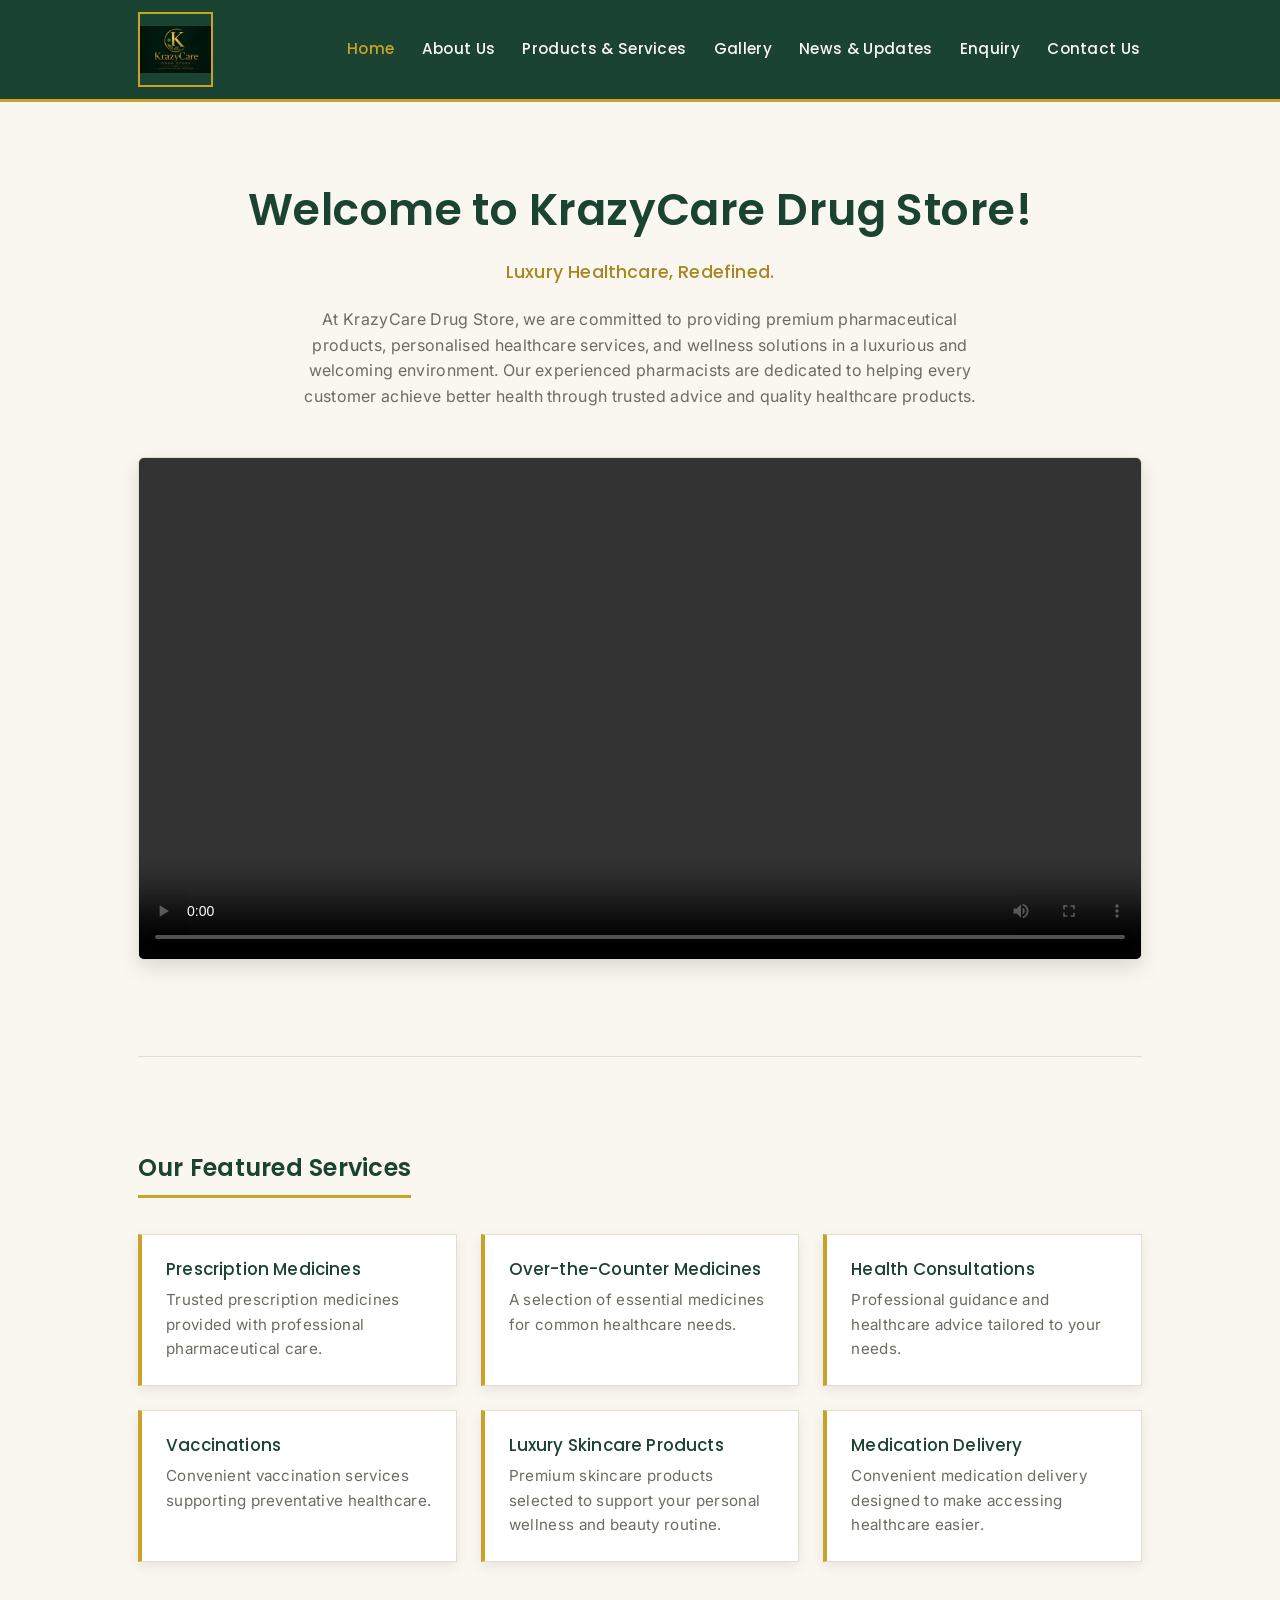
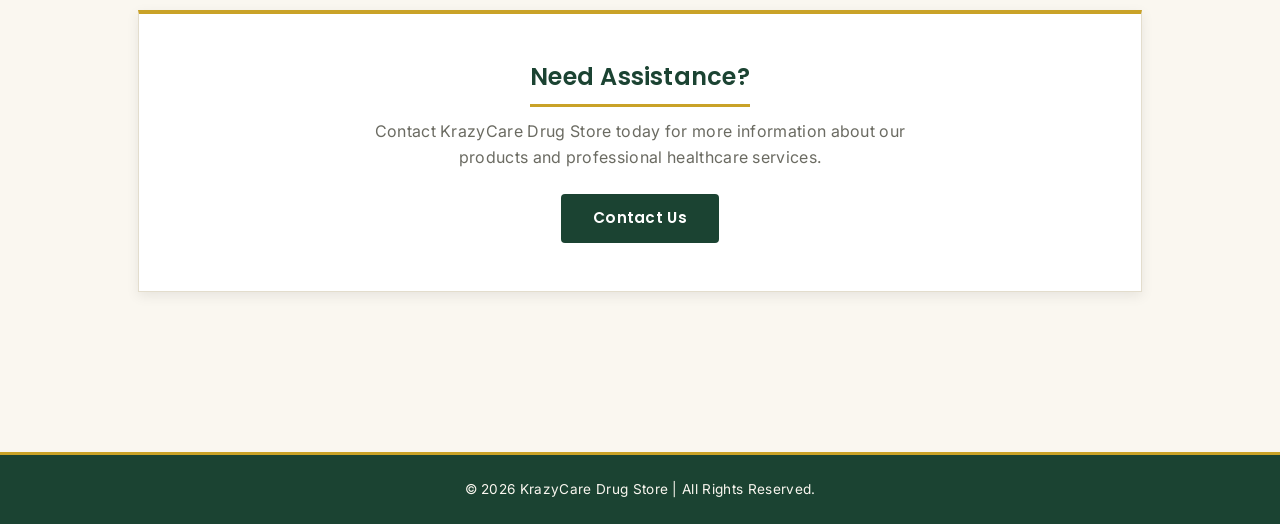
<file: index.html>
<!DOCTYPE html>
<html lang="en">

<head>

    <meta charset="UTF-8">
    <meta name="viewport" content="width=device-width, initial-scale=1.0">

    <title>Welcome to KrazyCare Drug Store</title>

    <link rel="preconnect" href="https://fonts.googleapis.com">
    <link rel="preconnect" href="https://fonts.gstatic.com" crossorigin>
    <link href="https://fonts.googleapis.com/css2?family=Inter:wght@400;500;600;700&family=Poppins:wght@500;600;700&display=swap" rel="stylesheet">

    <link rel="stylesheet" href="css/style.css">

</head>

<body>

    <header>

        <div class="header-container">

            <a href="index.html" class="logo">
                <img src="images/Picture 5.png"
                     alt="KrazyCare Drug Store logo">
            </a>

            <nav>

                <a href="index.html" class="active">Home</a>
                <a href="about.html">About Us</a>
                <a href="products.html">Products &amp; Services</a>
                <a href="gallery.html">Gallery</a>
                <a href="news.html">News &amp; Updates</a>
                <a href="enquiry.html">Enquiry</a>
                <a href="contact.html">Contact Us</a>

            </nav>

        </div>

    </header>

    <main>

        <section class="hero">

            <h1>Welcome to KrazyCare Drug Store!</h1>

            <h3>Luxury Healthcare, Redefined.</h3>

            <p>
                At KrazyCare Drug Store, we are committed to providing
                premium pharmaceutical products, personalised healthcare
                services, and wellness solutions in a luxurious and
                welcoming environment. Our experienced pharmacists are
                dedicated to helping every customer achieve better health
                through trusted advice and quality healthcare products.
            </p>

            <video controls>

                <source src="images/video.mp4" type="video/mp4">

                Your browser does not support the video element.

            </video>

        </section>

        <section>

            <h2>Our Featured Services</h2>

            <div class="cards">

                <div class="card">

                    <h3>Prescription Medicines</h3>

                    <p>
                        Trusted prescription medicines provided with
                        professional pharmaceutical care.
                    </p>

                </div>


                <div class="card">

                    <h3>Over-the-Counter Medicines</h3>

                    <p>
                        A selection of essential medicines for common
                        healthcare needs.
                    </p>

                </div>


                <div class="card">

                    <h3>Health Consultations</h3>

                    <p>
                        Professional guidance and healthcare advice
                        tailored to your needs.
                    </p>

                </div>


                <div class="card">

                    <h3>Vaccinations</h3>

                    <p>
                        Convenient vaccination services supporting
                        preventative healthcare.
                    </p>

                </div>


                <div class="card">

                    <h3>Luxury Skincare Products</h3>

                    <p>
                        Premium skincare products selected to support
                        your personal wellness and beauty routine.
                    </p>

                </div>


                <div class="card">

                    <h3>Medication Delivery</h3>

                    <p>
                        Convenient medication delivery designed to make
                        accessing healthcare easier.
                    </p>

                </div>

            </div>

        </section>

        <section class="cta">

            <h2>Need Assistance?</h2>

            <p>
                Contact KrazyCare Drug Store today for more information
                about our products and professional healthcare services.
            </p>

            <a href="contact.html" class="btn">
                Contact Us
            </a>

        </section>

    </main>

    <footer class="site-footer">

        <p>
            &copy; 2026 KrazyCare Drug Store | All Rights Reserved.
        </p>

    </footer>

</body>

</html>
</file>
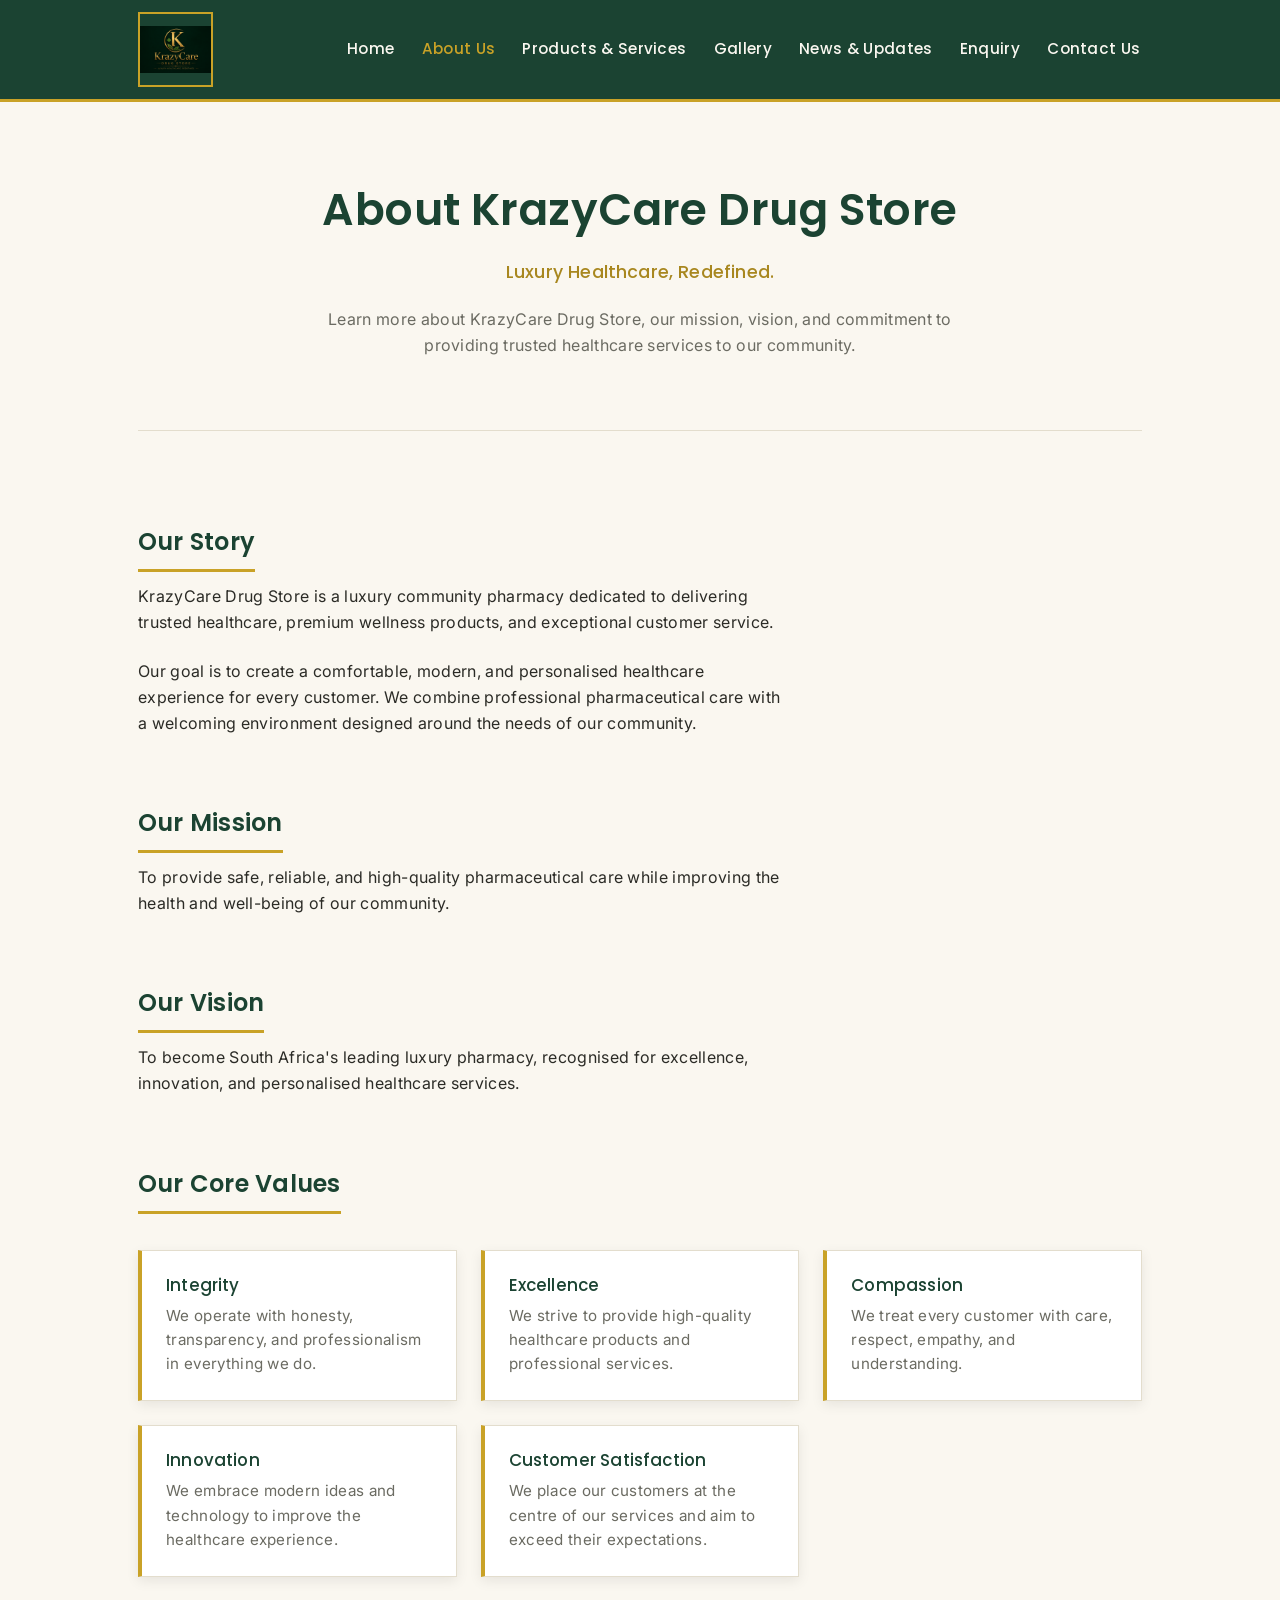
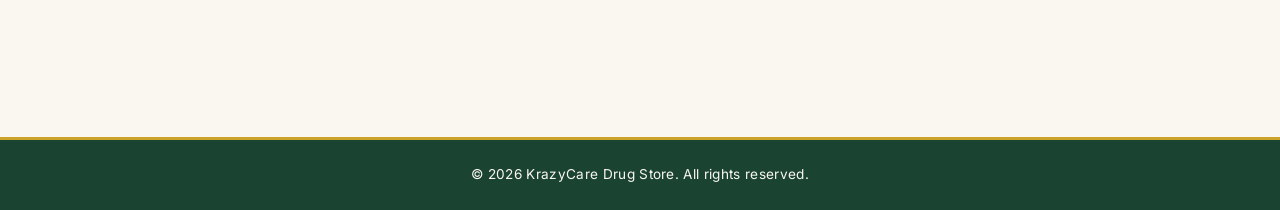
<file: about.html>
<!DOCTYPE html>
<html lang="en">

<head>
    <meta charset="UTF-8">
    <meta name="viewport" content="width=device-width, initial-scale=1.0">

    <title>About Us | KrazyCare Drug Store</title>

    <link rel="preconnect" href="https://fonts.googleapis.com">
    <link rel="preconnect" href="https://fonts.gstatic.com" crossorigin>
    <link href="https://fonts.googleapis.com/css2?family=Inter:wght@400;500;600;700&family=Poppins:wght@500;600;700&display=swap" rel="stylesheet">

    <link rel="stylesheet" href="css/style.css">
</head>

<body>

    <header>

        <div class="header-container">

            <a href="index.html" class="logo">
                <img src="images/Picture 5.png" alt="KrazyCare Drug Store logo">
            </a>

            <nav>
                <a href="index.html">Home</a>
                <a href="about.html" class="active">About Us</a>
                <a href="products.html">Products &amp; Services</a>
                <a href="gallery.html">Gallery</a>
                <a href="news.html">News &amp; Updates</a>
                <a href="enquiry.html">Enquiry</a>
                <a href="contact.html">Contact Us</a>
            </nav>

        </div>

    </header>

    <main>

        <section class="hero">

            <h1>About KrazyCare Drug Store</h1>

            <h3>Luxury Healthcare, Redefined.</h3>

            <p>
                Learn more about KrazyCare Drug Store, our mission,
                vision, and commitment to providing trusted healthcare
                services to our community.
            </p>

        </section>

        <section>

            <h2>Our Story</h2>

            <p>
                KrazyCare Drug Store is a luxury community pharmacy
                dedicated to delivering trusted healthcare, premium
                wellness products, and exceptional customer service.
            </p>

            <p>
                Our goal is to create a comfortable, modern, and
                personalised healthcare experience for every customer.
                We combine professional pharmaceutical care with a
                welcoming environment designed around the needs of our
                community.
            </p>

        </section>

        <section>

            <h2>Our Mission</h2>

            <p>
                To provide safe, reliable, and high-quality
                pharmaceutical care while improving the health and
                well-being of our community.
            </p>

        </section>

        <section>

            <h2>Our Vision</h2>

            <p>
                To become South Africa's leading luxury pharmacy,
                recognised for excellence, innovation, and personalised
                healthcare services.
            </p>

        </section>

        <section>

            <h2>Our Core Values</h2>

            <div class="cards">

                <div class="card">
                    <h3>Integrity</h3>
                    <p>
                        We operate with honesty, transparency, and
                        professionalism in everything we do.
                    </p>
                </div>

                <div class="card">
                    <h3>Excellence</h3>
                    <p>
                        We strive to provide high-quality healthcare
                        products and professional services.
                    </p>
                </div>

                <div class="card">
                    <h3>Compassion</h3>
                    <p>
                        We treat every customer with care, respect,
                        empathy, and understanding.
                    </p>
                </div>

                <div class="card">
                    <h3>Innovation</h3>
                    <p>
                        We embrace modern ideas and technology to improve
                        the healthcare experience.
                    </p>
                </div>

                <div class="card">
                    <h3>Customer Satisfaction</h3>
                    <p>
                        We place our customers at the centre of our
                        services and aim to exceed their expectations.
                    </p>
                </div>

            </div>

        </section>

    </main>


    <!-- FOOTER -->
    <footer class="site-footer">

        <p>
            &copy; 2026 KrazyCare Drug Store. All rights reserved.
        </p>

    </footer>

</body>

</html>
</file>
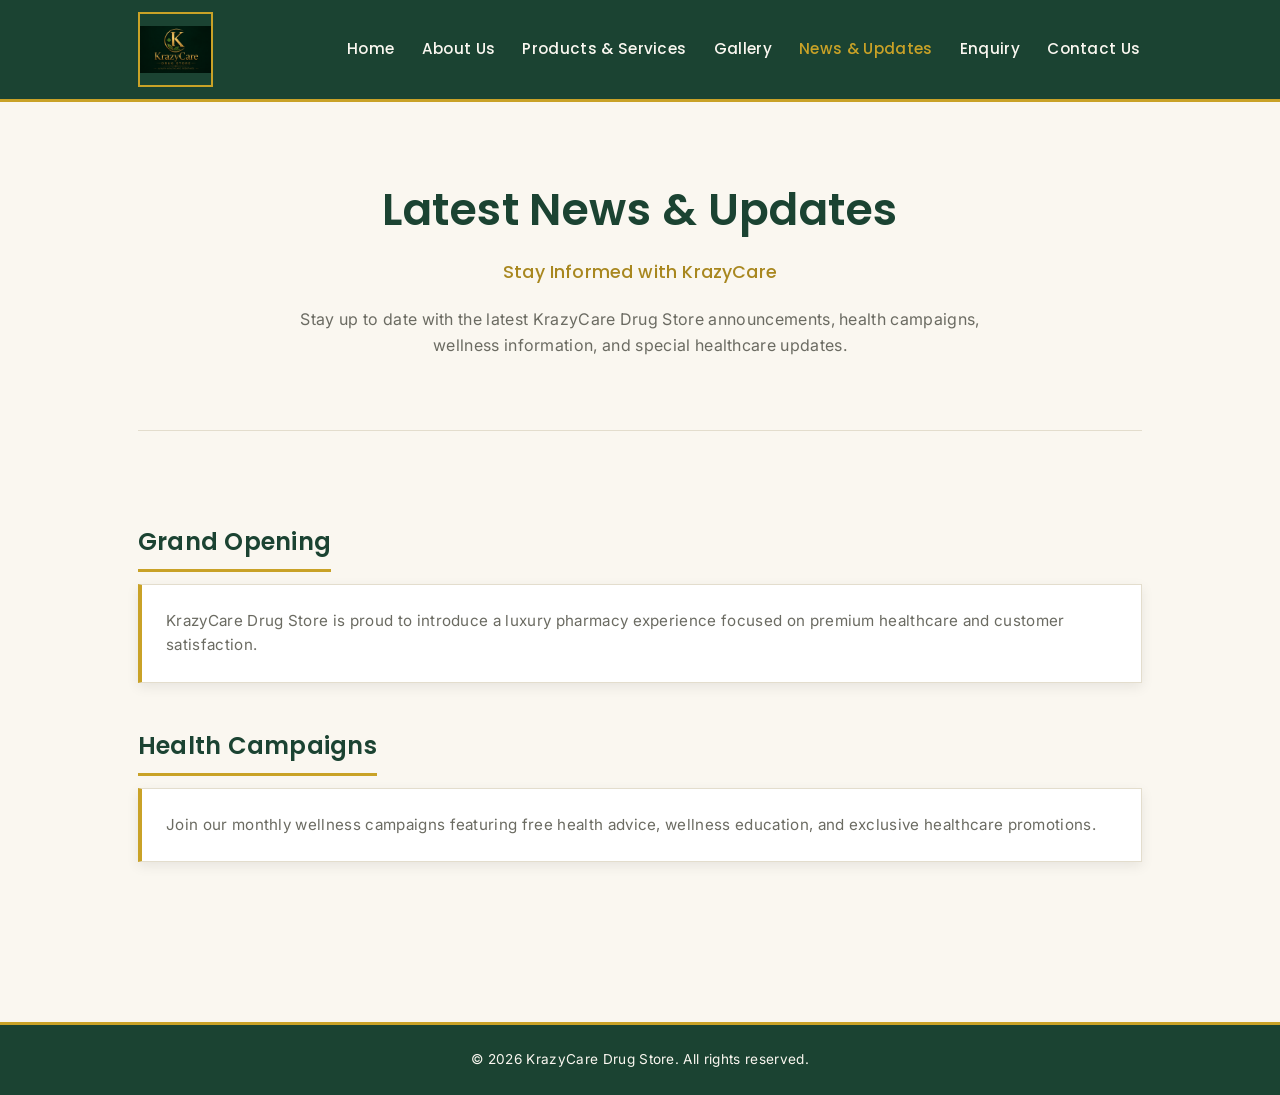
<file: news.html>
<!DOCTYPE html>
<html lang="en">

<head>

    <meta charset="UTF-8">
    <meta name="viewport" content="width=device-width, initial-scale=1.0">

    <title>News &amp; Updates | KrazyCare Drug Store</title>

    <link rel="preconnect" href="https://fonts.googleapis.com">
    <link rel="preconnect" href="https://fonts.gstatic.com" crossorigin>
    <link href="https://fonts.googleapis.com/css2?family=Inter:wght@400;500;600;700&family=Poppins:wght@500;600;700&display=swap" rel="stylesheet">

    <link rel="stylesheet" href="css/style.css">

</head>

<body>

    <header>

        <div class="header-container">

            <a href="index.html" class="logo">
                <img src="images/Picture 5.png"
                     alt="KrazyCare Drug Store logo">
            </a>

            <nav>

                <a href="index.html">Home</a>
                <a href="about.html">About Us</a>
                <a href="products.html">Products &amp; Services</a>
                <a href="gallery.html">Gallery</a>
                <a href="news.html" class="active">News &amp; Updates</a>
                <a href="enquiry.html">Enquiry</a>
                <a href="contact.html">Contact Us</a>

            </nav>

        </div>

    </header>

    <main>

        <section class="hero">

            <h1>Latest News &amp; Updates</h1>

            <h3>Stay Informed with KrazyCare</h3>

            <p>
                Stay up to date with the latest KrazyCare Drug Store
                announcements, health campaigns, wellness information,
                and special healthcare updates.
            </p>

        </section>

        <section>

            <h2>Grand Opening</h2>

            <div class="card">

                <p>
                    KrazyCare Drug Store is proud to introduce a luxury
                    pharmacy experience focused on premium healthcare
                    and customer satisfaction.
                </p>

            </div>

        </section>


        <section>

            <h2>Health Campaigns</h2>

            <div class="card">

                <p>
                    Join our monthly wellness campaigns featuring free
                    health advice, wellness education, and exclusive
                    healthcare promotions.
                </p>

            </div>

        </section>

    </main>

    <footer class="site-footer">

        <p>
            &copy; 2026 KrazyCare Drug Store. All rights reserved.
        </p>

    </footer>

</body>

</html>
</file>
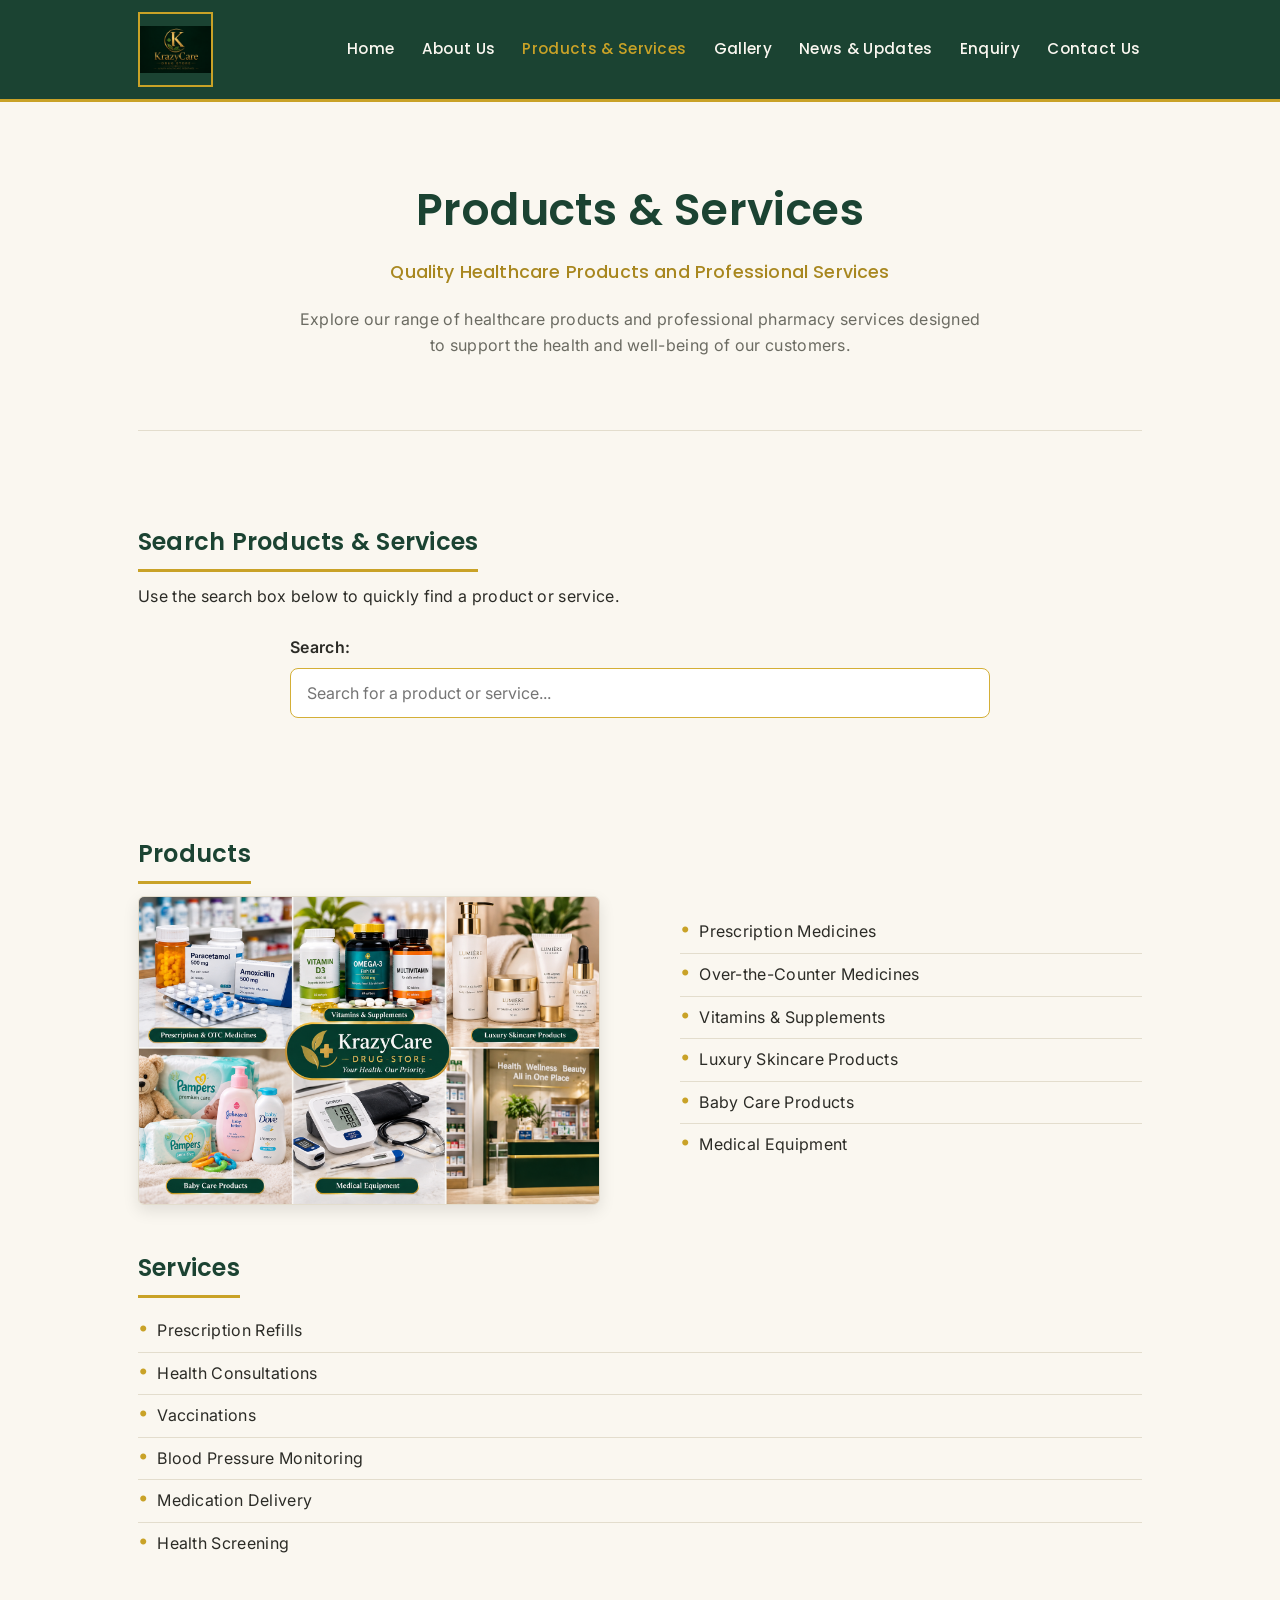
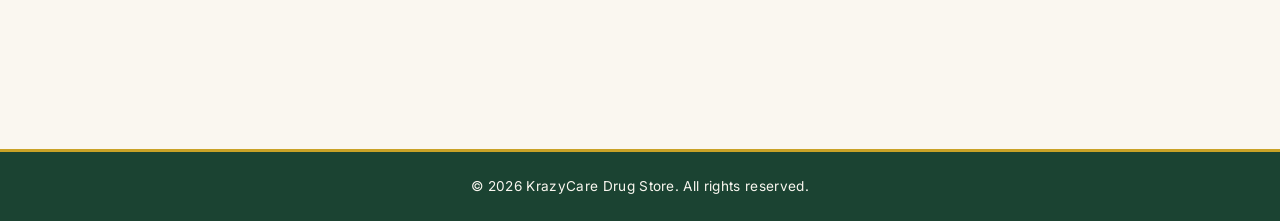
<file: products.html>
<!DOCTYPE html>
<html lang="en">

<head>

    <meta charset="UTF-8">
    <meta name="viewport" content="width=device-width, initial-scale=1.0">

    <meta name="description"
          content="Explore KrazyCare Drug Store products and professional healthcare services, including medicines, supplements, skincare, baby care and health consultations.">

    <title>Products &amp; Services | KrazyCare Drug Store</title>


    <!-- Google Fonts -->

    <link rel="preconnect" href="https://fonts.googleapis.com">

    <link rel="preconnect"
          href="https://fonts.gstatic.com"
          crossorigin>

    <link
        href="https://fonts.googleapis.com/css2?family=Inter:wght@400;500;600;700&family=Poppins:wght@500;600;700&display=swap"
        rel="stylesheet">


    <!-- KrazyCare Stylesheet -->

    <link rel="stylesheet" href="css/style.css">

</head>


<body>


    <!-- ============================= -->
    <!-- HEADER -->
    <!-- ============================= -->

    <header>

        <div class="header-container">

            <a href="index.html" class="logo">

                <img
                    src="images/Picture 5.png"
                    alt="KrazyCare Drug Store logo"
                >

            </a>


            <nav>

                <a href="index.html">
                    Home
                </a>

                <a href="about.html">
                    About Us
                </a>

                <a href="products.html" class="active">
                    Products &amp; Services
                </a>

                <a href="gallery.html">
                    Gallery
                </a>

                <a href="news.html">
                    News &amp; Updates
                </a>

                <a href="enquiry.html">
                    Enquiry
                </a>

                <a href="contact.html">
                    Contact Us
                </a>

            </nav>

        </div>

    </header>



    <main>


        <!-- ============================= -->
        <!-- HERO SECTION -->
        <!-- ============================= -->

        <section class="hero">

            <h1>
                Products &amp; Services
            </h1>

            <h3>
                Quality Healthcare Products and Professional Services
            </h3>

            <p>
                Explore our range of healthcare products and professional
                pharmacy services designed to support the health and
                well-being of our customers.
            </p>

        </section>



        <!-- ============================= -->
        <!-- SEARCH SECTION -->
        <!-- ============================= -->

        <section>

            <h2>
                Search Products &amp; Services
            </h2>

            <p>
                Use the search box below to quickly find a product
                or service.
            </p>


            <div class="search-container">

                <label for="productSearch">
                    Search:
                </label>


                <input
                    type="search"
                    id="productSearch"
                    placeholder="Search for a product or service..."
                    aria-label="Search products and services"
                >

            </div>


            <p id="searchMessage" class="search-message"></p>

        </section>



        <!-- ============================= -->
        <!-- PRODUCTS -->
        <!-- ============================= -->

        <section>

            <h2>
                Products
            </h2>


            <div class="products-columns">


                <!-- Product Image -->

                <div>

                    <img
                        src="images/Picture 6.png"
                        alt="Collage of healthcare and pharmacy products"
                    >

                </div>



                <!-- Product List -->

                <div>

                    <ul class="content-list" id="productList">

                        <li class="search-item">
                            Prescription Medicines
                        </li>

                        <li class="search-item">
                            Over-the-Counter Medicines
                        </li>

                        <li class="search-item">
                            Vitamins &amp; Supplements
                        </li>

                        <li class="search-item">
                            Luxury Skincare Products
                        </li>

                        <li class="search-item">
                            Baby Care Products
                        </li>

                        <li class="search-item">
                            Medical Equipment
                        </li>

                    </ul>

                </div>

            </div>

        </section>



        <!-- ============================= -->
        <!-- SERVICES -->
        <!-- ============================= -->

        <section>

            <h2>
                Services
            </h2>


            <ul class="content-list" id="serviceList">

                <li class="search-item">
                    Prescription Refills
                </li>

                <li class="search-item">
                    Health Consultations
                </li>

                <li class="search-item">
                    Vaccinations
                </li>

                <li class="search-item">
                    Blood Pressure Monitoring
                </li>

                <li class="search-item">
                    Medication Delivery
                </li>

                <li class="search-item">
                    Health Screening
                </li>

            </ul>

        </section>


    </main>



    <!-- ============================= -->
    <!-- FOOTER -->
    <!-- ============================= -->

    <footer class="site-footer">

        <p>
            &copy; 2026 KrazyCare Drug Store.
            All rights reserved.
        </p>

    </footer>



    <!-- KrazyCare JavaScript -->

    <script src="js/script.js"></script>


</body>

</html>
</file>
<file: css/style.css>
* {
  margin: 0;
  padding: 0;
  box-sizing: border-box;
}

img,
video {
  max-width: 100%;
  height: auto;
  display: block;
}

ul {
  list-style: none;
}

a {
  text-decoration: none;
  color: inherit;
}

:root {

  --color-primary: #1b4332;
  --color-secondary: #2d6a4f;
  --color-accent: #c9a227;
  --color-accent-dark: #a8871f;
  --color-background: #faf7f0;
  --color-surface: #ffffff;
  --color-text: #2b2b26;
  --color-text-light: #6b6b62;
  --color-border: #e3ddcd;

  --font-heading: 'Poppins', 'Segoe UI', sans-serif;
  --font-body: 'Inter', 'Segoe UI', sans-serif;

  --content-width: 1100px;

  --spacing-sm: 0.75rem;
  --spacing-md: 1.5rem;
  --spacing-lg: 3rem;
  --spacing-xl: 5rem;
}

html {
  scroll-behavior: smooth;
}

body {
  font-family: var(--font-body);

  background-color: var(--color-background);

  color: var(--color-text);

  line-height: 1.6;

  font-size: 1rem;

  letter-spacing: 0.02em;
}

h1,
h2,
h3 {
  font-family: var(--font-heading);

  color: var(--color-primary);

  font-weight: 600;

  line-height: 1.25;

  letter-spacing: 0.01em;
}

h1 {
  font-size: clamp(2rem, 4vw, 2.75rem);

  margin-bottom: var(--spacing-md);
}

h2 {
  font-size: 1.5rem;

  margin-top: var(--spacing-lg);

  margin-bottom: var(--spacing-sm);

  padding-bottom: var(--spacing-sm);

  border-bottom: 3px solid var(--color-accent);

  display: inline-block;
}

h3 {
  font-size: 1.1rem;

  font-weight: 500;

  color: var(--color-secondary);

  margin-bottom: var(--spacing-sm);
}

p {
  max-width: 65ch;

  margin-bottom: var(--spacing-md);

  color: var(--color-text);
}

header {
  background-color: var(--color-primary);

  position: sticky;

  top: 0;

  z-index: 10;

  border-bottom: 3px solid var(--color-accent);
}

.header-container {
  max-width: var(--content-width);

  margin: 0 auto;

  padding: var(--spacing-sm) var(--spacing-lg);

  display: flex;

  align-items: center;

  justify-content: space-between;

  flex-wrap: wrap;

  gap: var(--spacing-sm);
}

.logo img {
  display: block;

  width: 75px;

  height: 75px;

  object-fit: contain;

  border: 2px solid var(--color-accent);
}

header nav {
  display: flex;

  flex-wrap: wrap;

  gap: var(--spacing-md);
}

header nav a {
  font-family: var(--font-heading);

  font-size: 0.95rem;

  font-weight: 500;

  color: var(--color-background);

  padding: 0.4rem 0.1rem;

  position: relative;

  transition:
    color 0.25s ease,
    transform 0.2s ease;
}

header nav a::after {
  content: "";

  position: absolute;

  left: 0;

  bottom: -2px;

  width: 0;

  height: 2px;

  background-color: var(--color-accent);

  transition: width 0.25s ease;
}

header nav a:hover::after,
header nav a:focus::after {
  width: 100%;
}

header nav a:hover,
header nav a:focus {
  color: var(--color-accent);

  outline: none;
}

header nav a.active {
  color: var(--color-accent);
}

main {
  max-width: var(--content-width);

  margin: 0 auto;

  padding: var(--spacing-xl) var(--spacing-lg);
}

.hero {
  text-align: center;

  padding-bottom: var(--spacing-lg);

  border-bottom: 1px solid var(--color-border);

  margin-bottom: var(--spacing-lg);
}

.hero p {
  max-width: 70ch;

  margin-left: auto;

  margin-right: auto;

  color: var(--color-text-light);
}

.hero h3 {
  font-family: var(--font-heading);

  color: var(--color-accent-dark);

  font-weight: 500;

  margin-bottom: var(--spacing-md);
}

.hero img,
.hero video {
  width: 100%;

  border-radius: 6px;

  margin: var(--spacing-lg) 0;

  border: 1px solid var(--color-border);

  box-shadow: 0 8px 20px rgba(0, 0, 0, 0.12);
}

.cards {
  display: grid;

  grid-template-columns: repeat(3, 1fr);

  gap: var(--spacing-md);

  margin-top: var(--spacing-md);
}

.card {
  background-color: var(--color-surface);

  border: 1px solid var(--color-border);

  border-left: 4px solid var(--color-accent);

  padding: var(--spacing-md);

  box-shadow: 0 4px 12px rgba(0, 0, 0, 0.08);

  transition:
    transform 0.2s ease,
    box-shadow 0.2s ease,
    border-color 0.2s ease;
}

.card:hover {
  transform: translateY(-3px);

  border-left-color: var(--color-secondary);

  box-shadow: 0 8px 18px rgba(0, 0, 0, 0.12);
}

.card h3 {
  color: var(--color-primary);

  font-size: 1.05rem;

  margin-bottom: 0.5rem;
}

.card p {
  margin-bottom: 0;

  color: var(--color-text-light);

  font-size: 0.95rem;

  max-width: none;
}

.cta {
  text-align: center;

  background-color: var(--color-surface);

  border: 1px solid var(--color-border);

  border-top: 4px solid var(--color-accent);

  padding: var(--spacing-lg);

  margin-top: var(--spacing-lg);

  box-shadow: 0 4px 12px rgba(0, 0, 0, 0.08);
}

.cta h2 {
  margin-top: 0;
}

.cta p {
  max-width: 60ch;

  margin: 0 auto var(--spacing-md);

  color: var(--color-text-light);
}

.btn,
.button {
  display: inline-block;

  font-family: var(--font-heading);

  font-weight: 600;

  font-size: 0.95rem;

  color: var(--color-surface);

  background-color: var(--color-primary);

  border: none;

  padding: 0.75rem 2rem;

  border-radius: 4px;

  cursor: pointer;

  transition:
    background-color 0.2s ease,
    transform 0.15s ease;
}

.btn:hover,
.button:hover {
  background-color: var(--color-secondary);
}

.btn:active,
.button:active {
  transform: scale(0.97);
}

.btn:focus-visible,
.button:focus-visible {
  outline: 3px solid var(--color-accent);

  outline-offset: 2px;
}

.content-list {
  margin-bottom: var(--spacing-md);
}

.content-list li {
  padding: 0.5rem 0 0.5rem 1.2rem;

  border-bottom: 1px solid var(--color-border);

  position: relative;
}

.content-list li::before {
  content: "\2022";

  color: var(--color-accent);

  position: absolute;

  left: 0;

  font-size: 1.2rem;

  line-height: 1;
}

.content-list li:last-child {
  border-bottom: none;
}

.products-columns {
  display: grid;

  grid-template-columns: 1fr 1fr;

  gap: var(--spacing-xl);

  align-items: center;
}

.products-columns img {
  width: 100%;

  border-radius: 6px;

  border: 1px solid var(--color-border);

  box-shadow: 0 6px 16px rgba(0, 0, 0, 0.1);
}

.gallery-grid {
  display: grid;

  grid-template-columns: repeat(2, 1fr);

  gap: var(--spacing-md);

  margin-top: var(--spacing-lg);
}

.gallery-grid img {
  width: 100%;

  height: 260px;

  object-fit: cover;

  border-radius: 4px;

  border: 1px solid var(--color-border);

  box-shadow: 0 4px 12px rgba(0, 0, 0, 0.08);

  transition:
    opacity 0.2s ease,
    transform 0.2s ease;
}

.gallery-grid img:hover {
  opacity: 0.85;

  transform: scale(1.01);

  cursor: pointer;
}

/* ========================================
   GALLERY LIGHTBOX
======================================== */

.lightbox {
    display: none;
    position: fixed;
    inset: 0;
    z-index: 1000;

    background-color: rgba(0, 0, 0, 0.85);

    align-items: center;
    justify-content: center;

    padding: 2rem;
}

.lightbox.show {
    display: flex;
}

/* Enlarged gallery image */
.lightbox img {
    display: block;
    width: auto;
    height: auto;

    max-width: 90vw;
    max-height: 85vh;

    object-fit: contain;

    border: 3px solid var(--color-accent);
    border-radius: 6px;

    box-shadow: 0 10px 30px rgba(0, 0, 0, 0.4);
}

/* Close button */
.lightbox-close {
    position: absolute;

    top: 1.5rem;
    right: 2rem;

    width: 45px;
    height: 45px;

    display: flex;
    align-items: center;
    justify-content: center;

    background-color: var(--color-primary);
    color: var(--color-background);

    border: 2px solid var(--color-accent);
    border-radius: 50%;

    font-size: 1.8rem;
    line-height: 1;

    cursor: pointer;

    transition:
        background-color 0.2s ease,
        transform 0.2s ease;
}

.lightbox-close:hover {
    background-color: var(--color-secondary);
    transform: scale(1.05);
}

.lightbox-close:focus-visible {
    outline: 3px solid var(--color-accent);
    outline-offset: 3px;
}


/* ========================================
   MOBILE LIGHTBOX
======================================== */

@media (max-width: 600px) {

    .lightbox {
        padding: 1rem;
    }

    .lightbox img {
        max-width: 95vw;
        max-height: 80vh;
    }

    .lightbox-close {
        top: 1rem;
        right: 1rem;
    }

}

.contact-info {
  background-color: var(--color-surface);

  border: 1px solid var(--color-border);

  border-left: 4px solid var(--color-secondary);

  padding: var(--spacing-md) var(--spacing-lg);

  margin-bottom: var(--spacing-lg);

  box-shadow: 0 4px 12px rgba(0, 0, 0, 0.08);
}

.contact-info p {
  margin-bottom: 0.5rem;
}

.contact-form {
  display: flex;

  flex-direction: column;

  gap: var(--spacing-md);

  max-width: 500px;
}

.form-group {
  display: flex;

  flex-direction: column;

  gap: 0.4rem;
}

.form-group label {
  font-family: var(--font-heading);

  font-size: 0.9rem;

  font-weight: 500;

  color: var(--color-primary);
}

.form-group input,
.form-group select,
.form-group textarea {
  font-family: var(--font-body);

  font-size: 1rem;

  padding: 0.65rem;

  border: 1px solid var(--color-border);

  border-radius: 4px;

  background-color: var(--color-surface);

  color: var(--color-text);

  transition:
    border-color 0.2s ease,
    box-shadow 0.2s ease;
}

.form-group input:focus,
.form-group select:focus,
.form-group textarea:focus {
  outline: none;

  border-color: var(--color-accent);

  box-shadow: 0 0 0 3px rgba(201, 162, 39, 0.2);
}

.form-group input:invalid:not(:placeholder-shown) {
  border-color: #b3402a;
}

.site-footer {
  background-color: var(--color-primary);

  color: var(--color-background);

  text-align: center;

  padding: var(--spacing-md);

  font-size: 0.85rem;

  margin-top: var(--spacing-xl);

  border-top: 3px solid var(--color-accent);
}

.site-footer p {
  color: var(--color-background);

  max-width: none;

  margin-bottom: 0;
}

@media (max-width: 1024px) {

  main {
    padding: var(--spacing-lg) var(--spacing-md);
  }

  .services-grid,
  .cards {
    grid-template-columns: repeat(2, 1fr);
  }

  .products-columns {
    gap: var(--spacing-lg);
  }

}

@media (max-width: 600px) {

  html {
    font-size: 15px;
  }

  .header-container {
    flex-direction: column;

    align-items: flex-start;

    padding: var(--spacing-sm) var(--spacing-md);
  }

  .logo img {
    width: 65px;

    height: 65px;
  }

  header nav {
    width: 100%;

    flex-direction: column;

    gap: 0.6rem;

    padding-top: var(--spacing-sm);

    border-top: 1px solid rgba(255, 255, 255, 0.15);
  }

  header nav a {
    width: fit-content;
  }

  main {
    padding: var(--spacing-lg) var(--spacing-md);
  }

  h1 {
    font-size: 1.75rem;
  }

  h2 {
    font-size: 1.35rem;
  }

  .services-grid,
  .products-columns,
  .gallery-grid,
  .cards {
    grid-template-columns: 1fr;
  }

  .gallery-grid img {
    height: 200px;
  }

  .contact-form {
    max-width: 100%;
  }

  .btn,
  .button {
    width: 100%;

    text-align: center;
  }

  .lightbox {
    padding: 1rem;
  }

  .lightbox img {
    max-width: 95%;

    max-height: 80vh;
  }

  .lightbox-close {
    top: 1rem;

    right: 1rem;
  }

}
/* ========================================
   FINAL LIGHTBOX FIX
======================================== */

#lightbox {
    display: none;
    position: fixed;
    inset: 0;
    z-index: 9999;

    width: 100%;
    height: 100%;

    background: rgba(0, 0, 0, 0.90);

    align-items: center;
    justify-content: center;

    padding: 30px;
}

#lightbox.show {
    display: flex;
}

#lightboxImage {
    display: block;

    width: auto !important;
    height: auto !important;

    max-width: 90vw !important;
    max-height: 85vh !important;

    min-width: 200px;
    min-height: 150px;

    object-fit: contain;

    border: 3px solid var(--color-accent);
    border-radius: 6px;

    box-shadow: 0 10px 40px rgba(0, 0, 0, 0.6);
}

#lightboxClose {
    position: absolute;

    top: 20px;
    right: 25px;

    width: 45px;
    height: 45px;

    display: flex;
    align-items: center;
    justify-content: center;

    z-index: 10000;

    background: var(--color-primary);
    color: var(--color-background);

    border: 2px solid var(--color-accent);
    border-radius: 50%;

    font-size: 28px;
    line-height: 1;

    cursor: pointer;
}

#lightboxClose:hover {
    background: var(--color-secondary);
}

@media (max-width: 600px) {

    #lightbox {
        padding: 15px;
    }

    #lightboxImage {
        max-width: 95vw !important;
        max-height: 80vh !important;
    }

    #lightboxClose {
        top: 10px;
        right: 10px;
    }

}

/* ==========================================
   INTERACTIVE MAP
   ========================================== */

#map {
    width: 100%;
    height: 400px;
    margin-top: 25px;
    border-radius: 12px;
    overflow: hidden;
    border: 1px solid #d4af37;
    box-shadow: 0 8px 25px rgba(0, 0, 0, 0.12);
}


/* Leaflet popup */

.leaflet-popup-content {
    font-family: "Inter", sans-serif;
    line-height: 1.6;
}


/* Mobile map */

@media (max-width: 600px) {

    #map {
        height: 300px;
    }

}

/* ==========================================
   PRODUCT AND SERVICE SEARCH
   ========================================== */

.search-container {
    max-width: 700px;
    margin: 25px auto;
}


.search-container label {
    display: block;
    margin-bottom: 8px;
    font-weight: 600;
}


.search-container input {
    width: 100%;
    padding: 14px 16px;
    border: 1px solid #d4af37;
    border-radius: 8px;
    font-family: "Inter", sans-serif;
    font-size: 1rem;
    outline: none;
    transition: border-color 0.3s ease,
                box-shadow 0.3s ease;
}


.search-container input:focus {
    border-color: #0b3d2e;
    box-shadow: 0 0 0 3px rgba(11, 61, 46, 0.12);
}


.search-message {
    text-align: center;
    font-weight: 600;
    margin-top: 15px;
    min-height: 24px;
}


.search-item {
    transition: opacity 0.3s ease;
}

/* ==========================================
   FAQ ACCORDION
   ========================================== */

.faq-section {
    max-width: 900px;
    margin: 0 auto;
}

.faq-item {
    margin-bottom: 15px;
    border: 1px solid #d4af37;
    border-radius: 8px;
    overflow: hidden;
    background: #ffffff;
}

.faq-question {
    width: 100%;
    padding: 18px 20px;

    border: none;
    background: #0b3d2e;
    color: #ffffff;

    font-family: "Poppins", sans-serif;
    font-size: 1rem;
    font-weight: 600;

    text-align: left;
    cursor: pointer;

    display: flex;
    justify-content: space-between;
    align-items: center;

    transition: background 0.3s ease;
}

.faq-question:hover {
    background: #145b45;
}

.faq-question span {
    font-size: 1.5rem;
    transition: transform 0.3s ease;
}

.faq-answer {
    display: none;
    padding: 20px;
    background: #fffdf7;
}

.faq-answer p {
    margin: 0;
    line-height: 1.7;
}

.faq-item.active .faq-answer {
    display: block;
}

.faq-item.active .faq-question span {
    transform: rotate(45deg);
}
</file>
